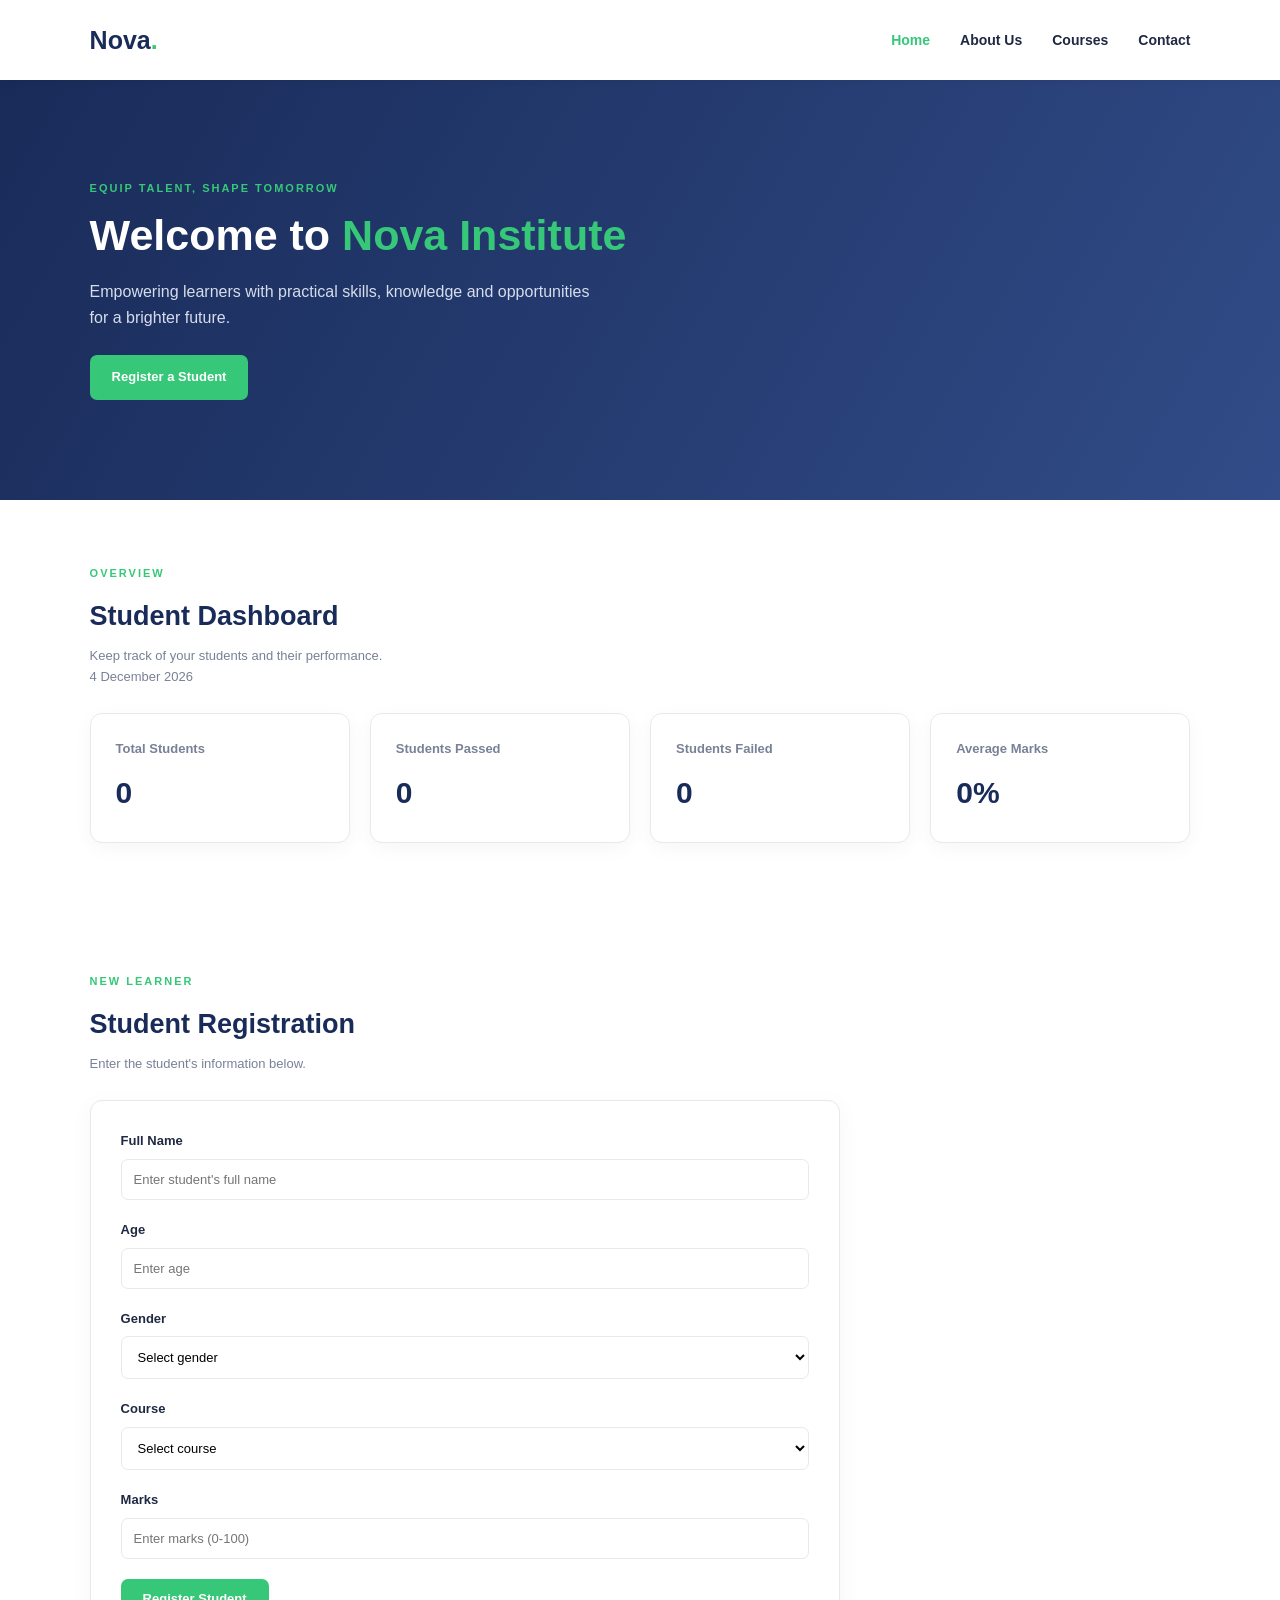
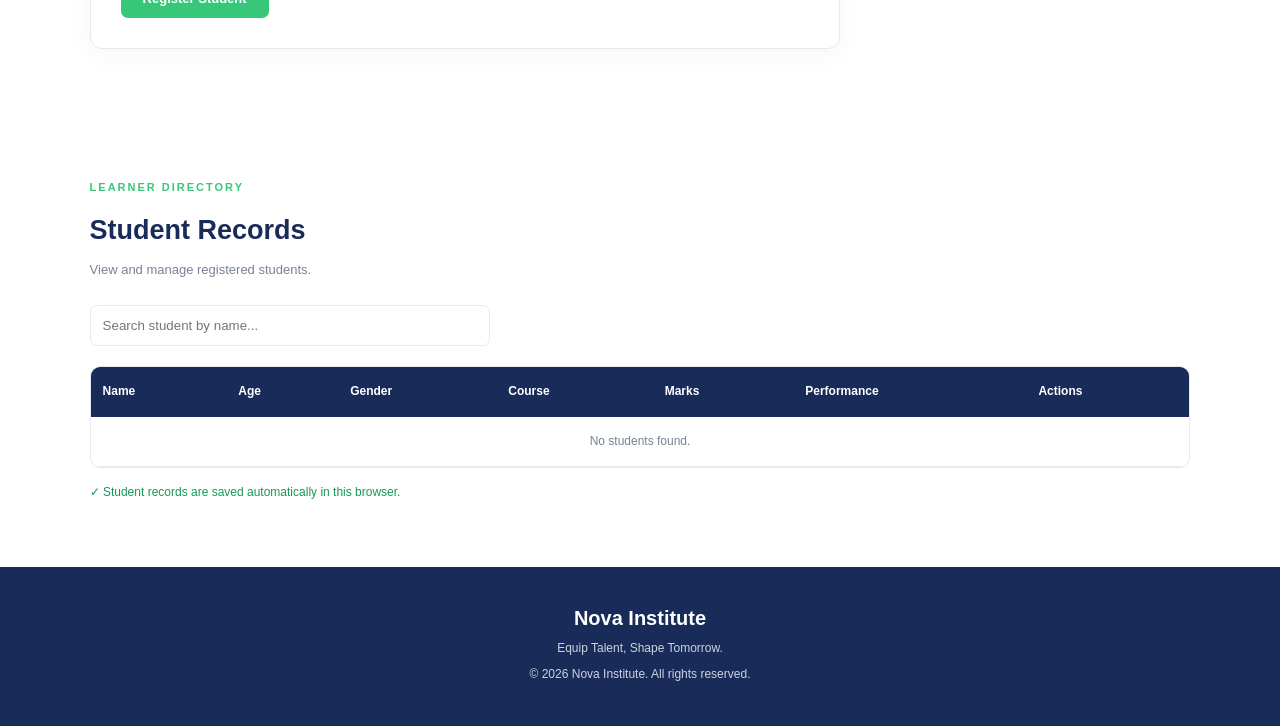
<file: index.html>
<!DOCTYPE html>
<html lang="en">
<head>
    <meta charset="UTF-8">
    <meta name="viewport" content="width=device-width, initial-scale=1.0">
    <title>Nova Institute | Dashboard</title>
    <link rel="stylesheet" href="css/style.css">
    
</head>

<body>

    <!-- HEADER AND NAVIGATION -->
    <header>
        <div class="logo">
            <h2>Nova<span>.</span></h2>
        </div>

        <button class="menu-toggle" id="menu-toggle">☰</button>

        <nav id="nav-menu">
            <a href="index.html" class="active">Home</a>
            <a href="about.html">About Us</a>
            <a href="courses.html">Courses</a>
            <a href="contact.html">Contact</a>
        </nav>
    </header>

    <!-- HERO SECTION -->
    <section class="hero">
        <div class="hero-content">
            <p class="tagline">EQUIP TALENT, SHAPE TOMORROW</p>
            <h1>Welcome to <span>Nova Institute</span></h1>
            <p>
                Empowering learners with practical skills,
                knowledge and opportunities for a brighter future.
            </p>
            <a href="#registration" class="btn">Register a Student</a>
        </div>
    </section>

    <main>

        <!-- DASHBOARD STATISTICS -->
        <section class="section">
            <div class="section-heading">
                <div>
                    <p class="subtitle">OVERVIEW</p>
                    <h2>Student Dashboard</h2>
                    <p>Keep track of your students and their performance.</p>
                </div>
                <p id="today-date"></p>
            </div>

            <div class="stats-container">

                <div class="stat-card">
                    <h3>Total Students</h3>
                    <p id="total-students">0</p>
                </div>

                <div class="stat-card">
                    <h3>Students Passed</h3>
                    <p id="passed-students">0</p>
                </div>

                <div class="stat-card">
                    <h3>Students Failed</h3>
                    <p id="failed-students">0</p>
                </div>

                <div class="stat-card">
                    <h3>Average Marks</h3>
                    <p id="average-marks">0%</p>
                </div>

            </div>
        </section>

        <!-- STUDENT REGISTRATION -->
        <section class="section" id="registration">

            <div class="section-heading">
                <div>
                    <p class="subtitle">NEW LEARNER</p>
                    <h2>Student Registration</h2>
                    <p>Enter the student's information below.</p>
                </div>
            </div>

            <form id="student-form">

                <div class="form-group">
                    <label for="student-name">Full Name</label>
                    <input
                        type="text"
                        id="student-name"
                        placeholder="Enter student's full name"
                    >
                </div>

                <div class="form-group">
                    <label for="student-age">Age</label>
                    <input
                        type="number"
                        id="student-age"
                        placeholder="Enter age"
                    >
                </div>

                <div class="form-group">
                    <label for="student-gender">Gender</label>
                    <select id="student-gender">
                        <option value="">Select gender</option>
                        <option value="Female">Female</option>
                        <option value="Male">Male</option>
                        <option value="Prefer not to say">Prefer not to say</option>
                    </select>
                </div>

                <div class="form-group">
                    <label for="student-course">Course</label>
                    <select id="student-course">
                        <option value="">Select course</option>
                        <option value="Software Development">Software Development</option>
                        <option value="Web Design">Web Design</option>
                        <option value="Data Analysis">Data Analysis</option>
                        <option value="Cyber Security">Cyber Security</option>
                        <option value="Networking">Networking</option>
                        <option value="Graphic Design">Graphic Design</option>
                    </select>
                </div>

                <div class="form-group">
                    <label for="student-marks">Marks</label>
                    <input
                        type="number"
                        id="student-marks"
                        placeholder="Enter marks (0-100)"
                    >
                </div>

                <p id="form-message"></p>

                <button type="submit" class="btn">
                    Register Student
                </button>

            </form>
        </section>

        <!-- STUDENT RECORDS -->
        <section class="section">

            <div class="section-heading">
                <div>
                    <p class="subtitle">LEARNER DIRECTORY</p>
                    <h2>Student Records</h2>
                    <p>View and manage registered students.</p>
                </div>
            </div>

            <div class="search-container">
                <input
                    type="text"
                    id="search-input"
                    placeholder="Search student by name..."
                >
            </div>

            <div class="table-container">
                <table>

                    <thead>
                        <tr>
                            <th>Name</th>
                            <th>Age</th>
                            <th>Gender</th>
                            <th>Course</th>
                            <th>Marks</th>
                            <th>Performance</th>
                            <th>Actions</th>
                        </tr>
                    </thead>

                    <tbody id="student-table">
                        <!-- JavaScript will display students here -->
                    </tbody>

                </table>
            </div>

            <div class="storage-message">
                <p>✓ Student records are saved automatically in this browser.</p>
            </div>

        </section>

    </main>

    <!-- FOOTER -->
    <footer>
        <h2>Nova Institute</h2>
        <p>Equip Talent, Shape Tomorrow.</p>
        <p>&copy; 2026 Nova Institute. All rights reserved.</p>
    </footer>
<script src="js/script.js"></script>
</body>
</html>
</file>
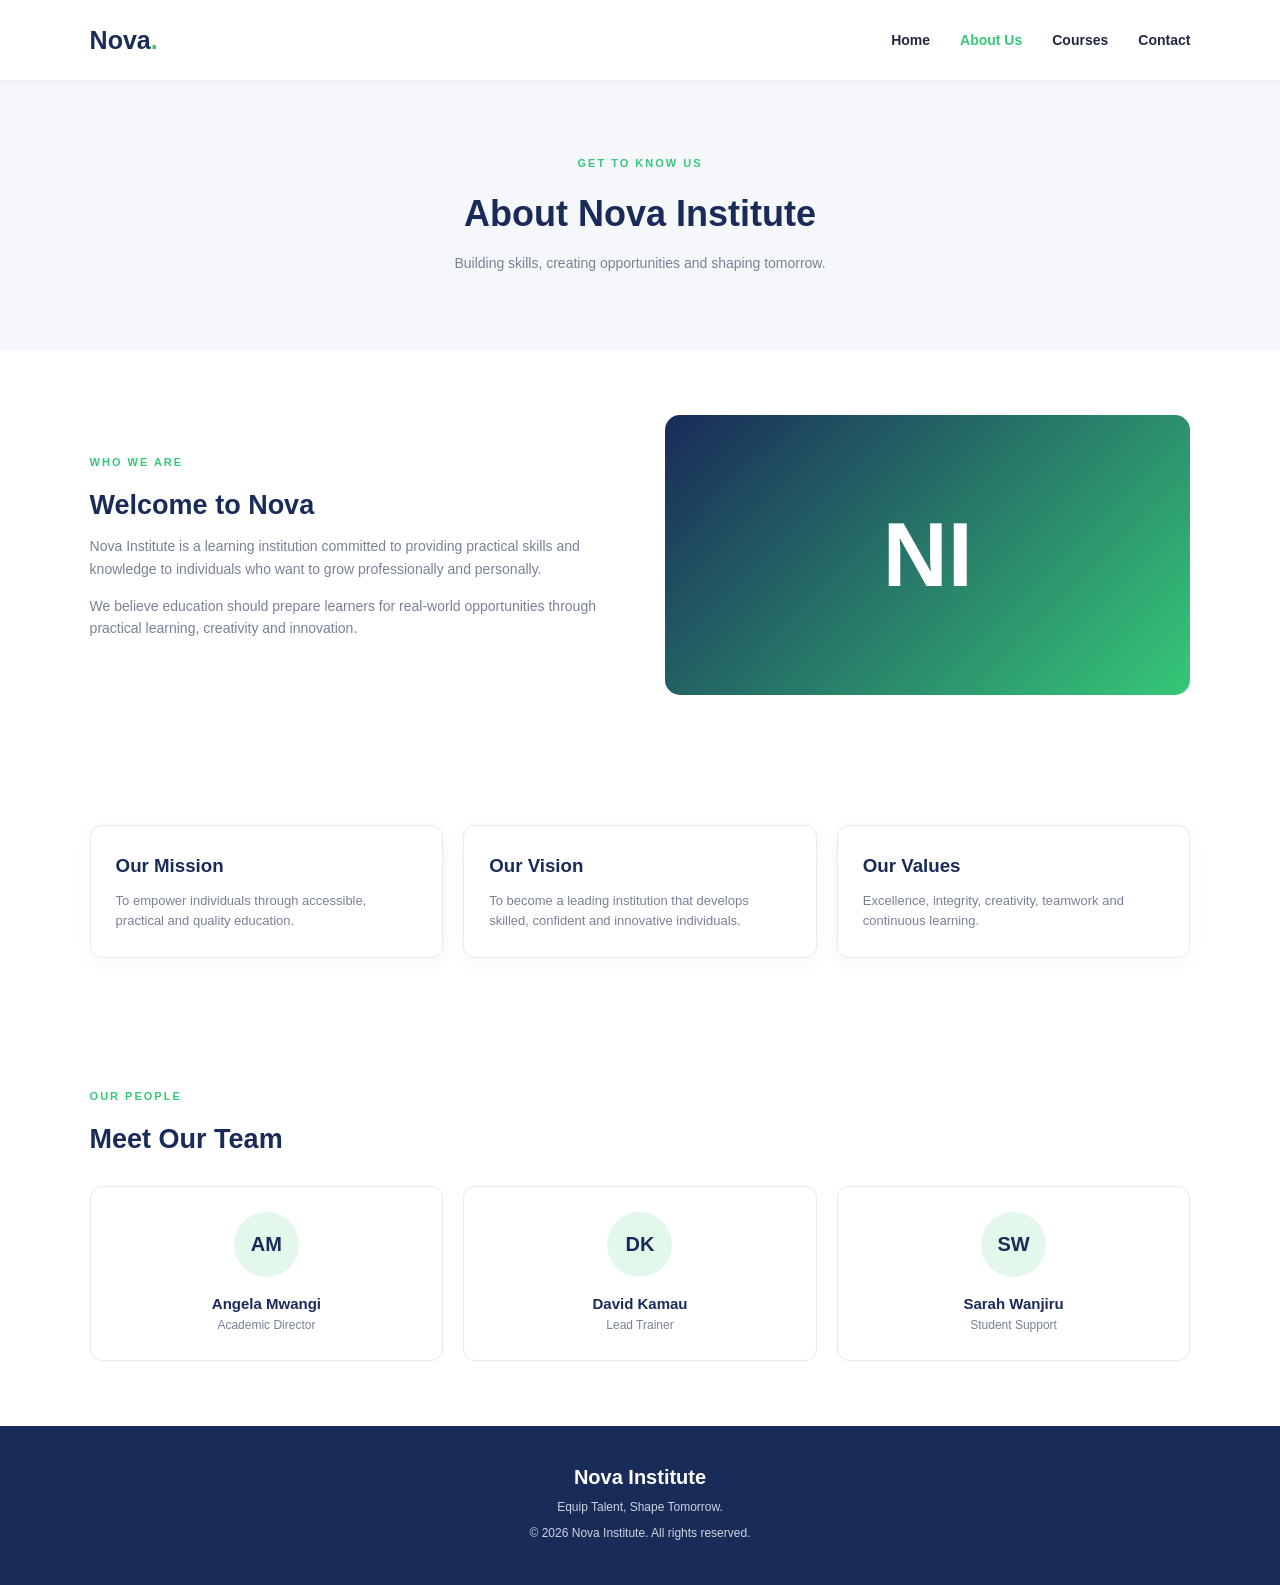
<file: about.html>
<!DOCTYPE html>
<html lang="en">
<head>
    <meta charset="UTF-8">
    <meta name="viewport" content="width=device-width, initial-scale=1.0">
    <title>About Us | Nova Institute</title>
    <link rel="stylesheet" href="css/style.css">

</head>

<body>

    <header>
        <div class="logo">
            <h2>Nova<span>.</span></h2>
        </div>

        <button class="menu-toggle" id="menu-toggle">☰</button>

        <nav id="nav-menu">
            <a href="index.html">Home</a>
            <a href="about.html" class="active">About Us</a>
            <a href="courses.html">Courses</a>
            <a href="contact.html">Contact</a>
        </nav>
    </header>

    <section class="page-banner">
        <p class="subtitle">GET TO KNOW US</p>
        <h1>About Nova Institute</h1>
        <p>Building skills, creating opportunities and shaping tomorrow.</p>
    </section>

    <main>

        <section class="section about-section">
            <div>
                <p class="subtitle">WHO WE ARE</p>
                <h2>Welcome to Nova</h2>

                <p>
                    Nova Institute is a learning institution
                    committed to providing practical skills and
                    knowledge to individuals who want to grow
                    professionally and personally.
                </p>

                <p>
                    We believe education should prepare learners
                    for real-world opportunities through practical
                    learning, creativity and innovation.
                </p>
            </div>

            <div class="about-image">
                <span>NI</span>
            </div>
        </section>

        <section class="section">
            <div class="info-container">

                <div class="info-card">
                    <h3>Our Mission</h3>
                    <p>
                        To empower individuals through accessible,
                        practical and quality education.
                    </p>
                </div>

                <div class="info-card">
                    <h3>Our Vision</h3>
                    <p>
                        To become a leading institution that
                        develops skilled, confident and innovative
                        individuals.
                    </p>
                </div>

                <div class="info-card">
                    <h3>Our Values</h3>
                    <p>
                        Excellence, integrity, creativity,
                        teamwork and continuous learning.
                    </p>
                </div>

            </div>
        </section>

        <section class="section">
            <div class="section-heading">
                <p class="subtitle">OUR PEOPLE</p>
                <h2>Meet Our Team</h2>
            </div>

            <div class="team-container">

                <div class="team-card">
                    <div class="team-avatar">AM</div>
                    <h3>Angela Mwangi</h3>
                    <p>Academic Director</p>
                </div>

                <div class="team-card">
                    <div class="team-avatar">DK</div>
                    <h3>David Kamau</h3>
                    <p>Lead Trainer</p>
                </div>

                <div class="team-card">
                    <div class="team-avatar">SW</div>
                    <h3>Sarah Wanjiru</h3>
                    <p>Student Support</p>
                </div>

            </div>
        </section>

    </main>
    <footer>
        <h2>Nova Institute</h2>
        <p>Equip Talent, Shape Tomorrow.</p>
        <p>&copy; 2026 Nova Institute. All rights reserved.</p>
    </footer>
<script src="js/script.js"></script>
</body>
</html>
</file>
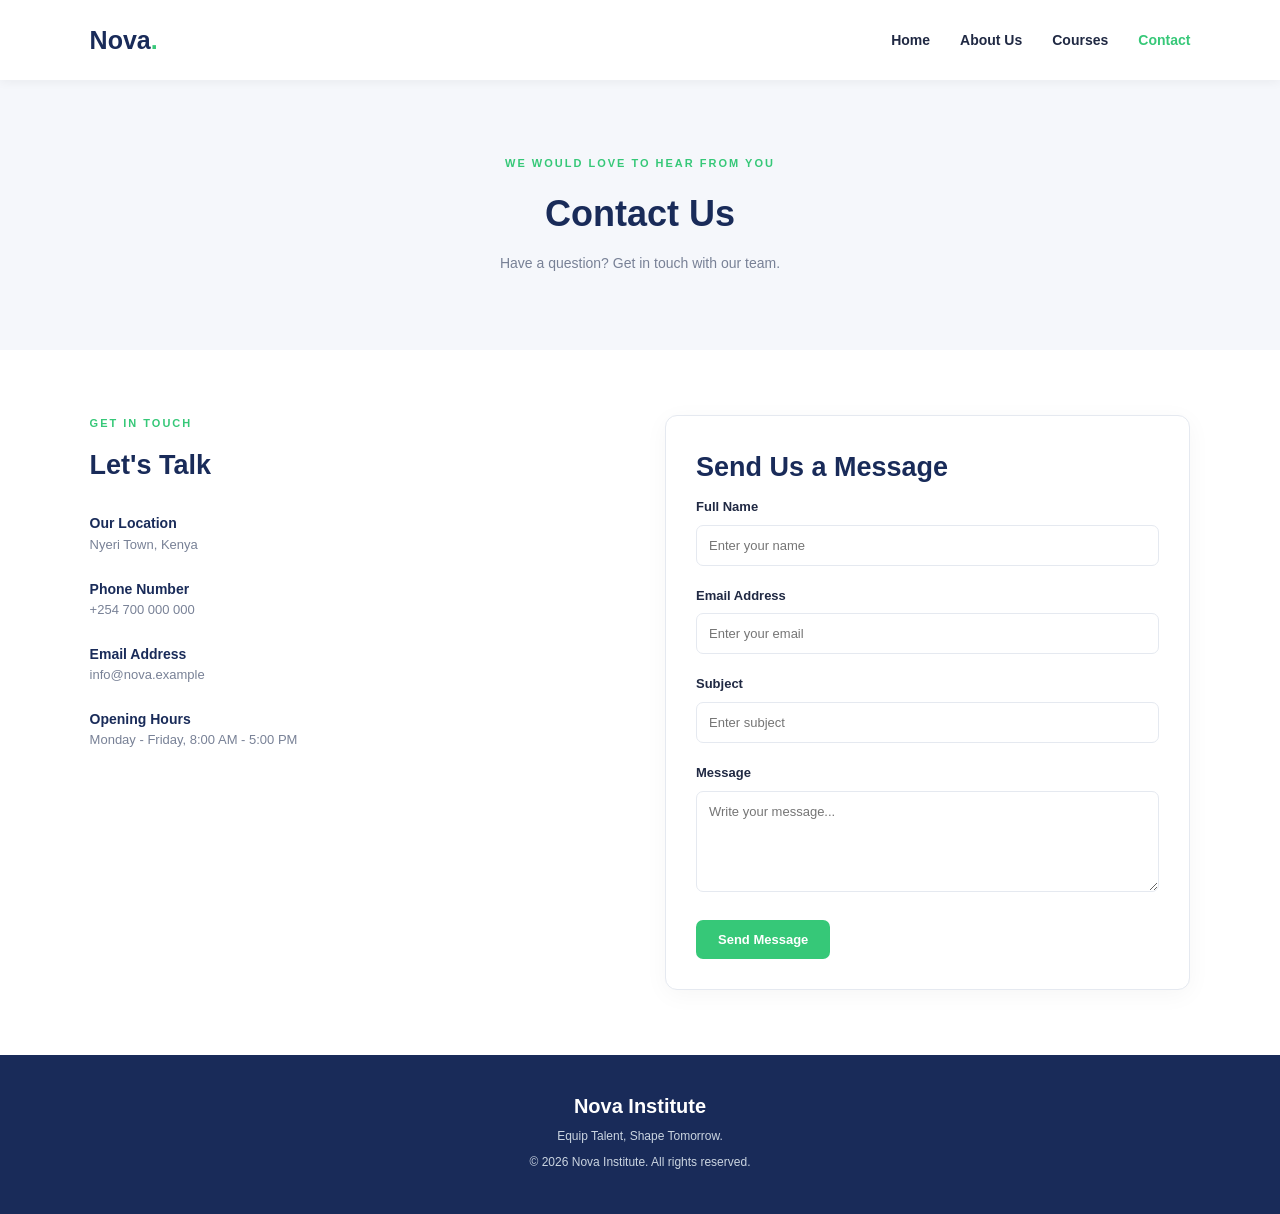
<file: contact.html>
<!DOCTYPE html>
<html lang="en">
<head>
    <meta charset="UTF-8">
    <meta name="viewport" content="width=device-width, initial-scale=1.0">
    <title>Contact Us | Nova Institute</title>
    <link rel="stylesheet" href="css/style.css">

</head>

<body>

    <header>
        <div class="logo">
            <h2>Nova<span>.</span></h2>
        </div>

        <button class="menu-toggle" id="menu-toggle">☰</button>

        <nav id="nav-menu">
            <a href="index.html">Home</a>
            <a href="about.html">About Us</a>
            <a href="courses.html">Courses</a>
            <a href="contact.html" class="active">Contact</a>
        </nav>
    </header>

    <section class="page-banner">
        <p class="subtitle">WE WOULD LOVE TO HEAR FROM YOU</p>
        <h1>Contact Us</h1>
        <p>Have a question? Get in touch with our team.</p>
    </section>

    <main>

        <section class="section contact-section">

            <div class="contact-details">
                <p class="subtitle">GET IN TOUCH</p>
                <h2>Let's Talk</h2>

                <div class="contact-item">
                    <h3>Our Location</h3>
                    <p>Nyeri Town, Kenya</p>
                </div>

                <div class="contact-item">
                    <h3>Phone Number</h3>
                    <p>+254 700 000 000</p>
                </div>

                <div class="contact-item">
                    <h3>Email Address</h3>
                    <p>info@nova.example</p>
                </div>

                <div class="contact-item">
                    <h3>Opening Hours</h3>
                    <p>Monday - Friday, 8:00 AM - 5:00 PM</p>
                </div>
            </div>

            <form id="contact-form">

                <h2>Send Us a Message</h2>

                <div class="form-group">
                    <label for="contact-name">Full Name</label>
                    <input
                        type="text"
                        id="contact-name"
                        placeholder="Enter your name"
                    >
                </div>

                <div class="form-group">
                    <label for="contact-email">Email Address</label>
                    <input
                        type="email"
                        id="contact-email"
                        placeholder="Enter your email"
                    >
                </div>

                <div class="form-group">
                    <label for="contact-subject">Subject</label>
                    <input
                        type="text"
                        id="contact-subject"
                        placeholder="Enter subject"
                    >
                </div>

                <div class="form-group">
                    <label for="contact-message">Message</label>
                    <textarea
                        id="contact-message"
                        rows="5"
                        placeholder="Write your message..."
                    ></textarea>
                </div>

                <p id="contact-feedback"></p>

                <button type="submit" class="btn">
                    Send Message
                </button>

            </form>

        </section>

    </main>

    <footer>
        <h2>Nova Institute</h2>
        <p>Equip Talent, Shape Tomorrow.</p>
        <p>&copy; 2026 Nova Institute. All rights reserved.</p>
    </footer>
  <script src="js/script.js"></script>
</body>
</html>
</file>
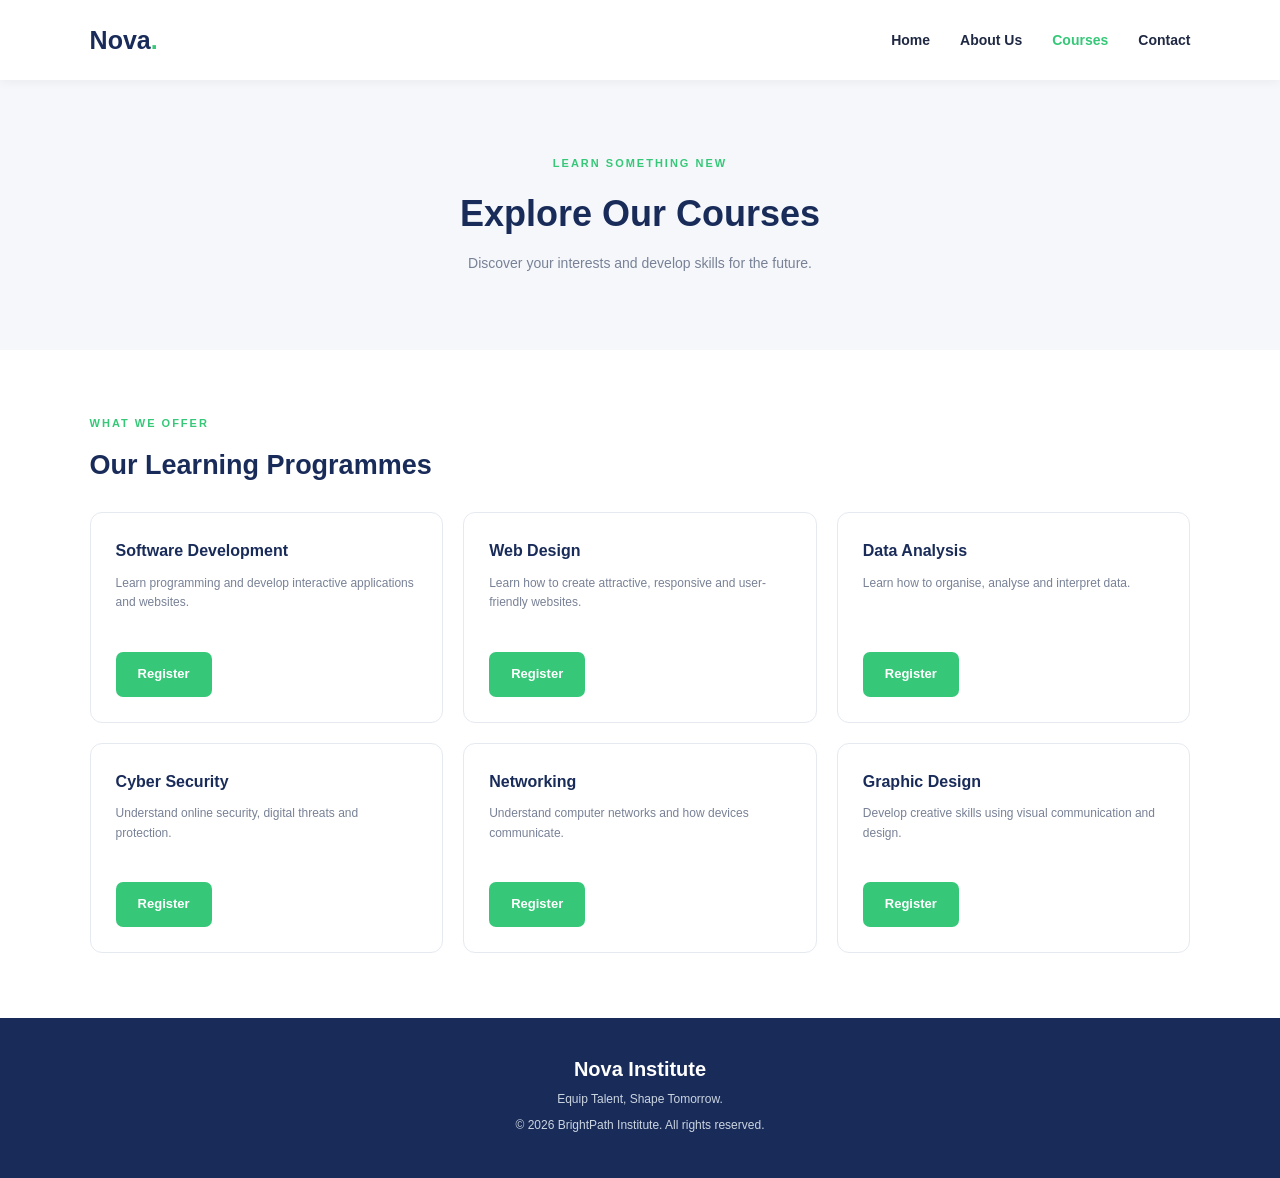
<file: courses.html>
<!DOCTYPE html>
<html lang="en">
<head>
    <meta charset="UTF-8">
    <meta name="viewport" content="width=device-width, initial-scale=1.0">
    <title>Courses | Nova Institute</title>
    <link rel="stylesheet" href="css/style.css">
    
</head>

<body>

    <header>
        <div class="logo">
            <h2>Nova<span>.</span></h2>
        </div>

        <button class="menu-toggle" id="menu-toggle">☰</button>

        <nav id="nav-menu">
            <a href="index.html">Home</a>
            <a href="about.html">About Us</a>
            <a href="courses.html" class="active">Courses</a>
            <a href="contact.html">Contact</a>
        </nav>
    </header>

    <section class="page-banner">
        <p class="subtitle">LEARN SOMETHING NEW</p>
        <h1>Explore Our Courses</h1>
        <p>Discover your interests and develop skills for the future.</p>
    </section>

    <main>

        <section class="section">

            <div class="section-heading">
                <p class="subtitle">WHAT WE OFFER</p>
                <h2>Our Learning Programmes</h2>
            </div>

            <div class="courses-container">

                <div class="course-card">
                    <h3>Software Development</h3>
                    <p>
                        Learn programming and develop
                        interactive applications and websites.
                    </p>
                    <a href="index.html#registration" class="btn">Register</a>
                </div>

                <div class="course-card">
                    <h3>Web Design</h3>
                    <p>
                        Learn how to create attractive,
                        responsive and user-friendly websites.
                    </p>
                    <a href="index.html#registration" class="btn">Register</a>
                </div>

                <div class="course-card">
                    <h3>Data Analysis</h3>
                    <p>
                        Learn how to organise, analyse
                        and interpret data.
                    </p>
                    <a href="index.html#registration" class="btn">Register</a>
                </div>

                <div class="course-card">
                    <h3>Cyber Security</h3>
                    <p>
                        Understand online security,
                        digital threats and protection.
                    </p>
                    <a href="index.html#registration" class="btn">Register</a>
                </div>

                <div class="course-card">
                    <h3>Networking</h3>
                    <p>
                        Understand computer networks
                        and how devices communicate.
                    </p>
                    <a href="index.html#registration" class="btn">Register</a>
                </div>

                <div class="course-card">

                    <h3>Graphic Design</h3>
                    <p>
                        Develop creative skills using
                        visual communication and design.
                    </p>
                    <a href="index.html#registration" class="btn">Register</a>
                </div>

            </div>

        </section>

    </main>

    <footer>
        <h2>Nova Institute</h2>
        <p>Equip Talent, Shape Tomorrow.</p>
        <p>&copy; 2026 BrightPath Institute. All rights reserved.</p>
    </footer>
<script src="js/script.js"></script>
</body>
</html>
</file>
<file: css/style.css>
/* =========================
   1. GENERAL STYLING
========================= */

:root {
    --primary: #192b59;
    --secondary: #36c878;
    --light: #f5f7fb;
    --dark: #202943;
    --grey: #788196;
    --white: #ffffff;
    --border: #e5e9f0;
}

* {
    margin: 0;
    padding: 0;
    box-sizing: border-box;
}

html {
    scroll-behavior: smooth;
}

body {
    font-family: Arial, sans-serif;
    background: var(--white);
    color: var(--dark);
    line-height: 1.6;
}

a {
    text-decoration: none;
}

button,
input,
select,
textarea {
    font-family: inherit;
}


/* =========================
   2. HEADER AND NAVIGATION
========================= */

header {
    display: flex;
    justify-content: space-between;
    align-items: center;
    padding: 20px 7%;
    background: var(--white);
    box-shadow: 0 2px 10px rgba(0, 0, 0, 0.05);
    position: relative;
}

.logo h2 {
    color: var(--primary);
    font-size: 25px;
}

.logo span {
    color: var(--secondary);
}

nav {
    display: flex;
    gap: 30px;
}

nav a {
    color: var(--dark);
    font-weight: bold;
    font-size: 14px;
    transition: 0.3s;
}

nav a:hover,
nav a.active {
    color: var(--secondary);
}

.menu-toggle {
    display: none;
    border: none;
    background: var(--light);
    color: var(--primary);
    font-size: 25px;
    padding: 5px 10px;
    cursor: pointer;
}


/* =========================
   3. HERO SECTION
========================= */

.hero {
    background: linear-gradient(
        120deg,
        #192b59,
        #314c88
    );
    color: var(--white);
    padding: 100px 7%;
    min-height: 380px;
    display: flex;
    align-items: center;
}

.hero-content {
    max-width: 650px;
}

.tagline,
.subtitle {
    color: var(--secondary);
    font-size: 11px;
    font-weight: bold;
    letter-spacing: 2px;
    margin-bottom: 12px;
}

.hero h1 {
    font-size: 43px;
    line-height: 1.2;
    margin-bottom: 18px;
}

.hero h1 span {
    color: var(--secondary);
}

.hero-content > p:not(.tagline) {
    color: #d6ddec;
    max-width: 500px;
    margin-bottom: 25px;
}


/* =========================
   4. BUTTONS
========================= */

.btn {
    display: inline-block;
    background: var(--secondary);
    color: var(--white);
    padding: 12px 22px;
    border: none;
    border-radius: 7px;
    font-weight: bold;
    font-size: 13px;
    cursor: pointer;
    transition: 0.3s;
}

.btn:hover {
    background: #249b5b;
    transform: translateY(-2px);
    box-shadow: 0 5px 15px rgba(0, 0, 0, 0.15);
}


/* =========================
   5. GENERAL SECTIONS
========================= */

.section {
    padding: 65px 7%;
}

.section-heading {
    margin-bottom: 25px;
}

.section-heading h2,
.section h2 {
    color: var(--primary);
    font-size: 27px;
    margin-bottom: 8px;
}

.section-heading p:not(.subtitle) {
    color: var(--grey);
    font-size: 13px;
}


/* =========================
   6. DASHBOARD STATISTICS
========================= */

.stats-container {
    display: grid;
    grid-template-columns: repeat(4, 1fr);
    gap: 20px;
}

.stat-card {
    background: var(--white);
    border: 1px solid var(--border);
    border-radius: 12px;
    padding: 25px;
    box-shadow: 0 5px 20px rgba(0, 0, 0, 0.04);
    transition: 0.3s;
}

.stat-card:hover {
    transform: translateY(-5px);
}

.stat-card h3 {
    color: var(--grey);
    font-size: 13px;
    margin-bottom: 10px;
}

.stat-card p {
    font-size: 30px;
    font-weight: bold;
    color: var(--primary);
}


/* =========================
   7. REGISTRATION FORM
========================= */

#student-form,
#contact-form {
    background: var(--white);
    padding: 30px;
    border: 1px solid var(--border);
    border-radius: 12px;
    box-shadow: 0 5px 25px rgba(0, 0, 0, 0.04);
    max-width: 750px;
}

.form-group {
    margin-bottom: 20px;
}

.form-group label {
    display: block;
    font-size: 13px;
    font-weight: bold;
    margin-bottom: 7px;
    color: var(--dark);
}

.form-group input,
.form-group select,
.form-group textarea {
    width: 100%;
    padding: 12px;
    border: 1px solid var(--border);
    border-radius: 7px;
    font-size: 13px;
    outline: none;
    background: var(--white);
}

.form-group input:focus,
.form-group select:focus,
.form-group textarea:focus {
    border-color: var(--secondary);
    box-shadow: 0 0 0 3px rgba(54, 200, 120, 0.12);
}

.form-group textarea {
    resize: vertical;
}

#form-message,
#contact-feedback {
    font-size: 13px;
    margin-bottom: 12px;
}

.error {
    color: #d83232;
}

.success {
    color: #159957;
}


/* =========================
   8. SEARCH AND TABLE
========================= */

.search-container {
    margin-bottom: 20px;
}

.search-container input {
    width: 100%;
    max-width: 400px;
    padding: 12px;
    border: 1px solid var(--border);
    border-radius: 7px;
    outline: none;
}

.search-container input:focus {
    border-color: var(--secondary);
}

.table-container {
    overflow-x: auto;
    border: 1px solid var(--border);
    border-radius: 10px;
}

table {
    width: 100%;
    min-width: 750px;
    border-collapse: collapse;
}

thead {
    background: var(--primary);
    color: var(--white);
}

th,
td {
    padding: 15px 12px;
    text-align: left;
    font-size: 12px;
}

tbody tr {
    border-bottom: 1px solid var(--border);
    transition: 0.2s;
}

tbody tr:hover {
    background: #f2f8f4;
}

.performance {
    padding: 5px 9px;
    border-radius: 20px;
    font-size: 10px;
    font-weight: bold;
}

.excellent,
.very-good {
    background: #e3f8eb;
    color: #16864c;
}

.good {
    background: #e8f1ff;
    color: #3675b8;
}

.average {
    background: #fff2d9;
    color: #a97816;
}

.failed {
    background: #ffe6e6;
    color: #c52f2f;
}

.action-btn {
    border: 1px solid var(--border);
    background: white;
    padding: 6px 9px;
    border-radius: 5px;
    cursor: pointer;
    margin: 2px;
    font-size: 10px;
}

.action-btn:hover {
    border-color: var(--secondary);
    color: var(--secondary);
}

.delete-btn:hover {
    border-color: #d83232;
    color: #d83232;
}

.empty-state {
    text-align: center;
    color: var(--grey);
}

.storage-message {
    color: #159957;
    font-size: 12px;
    margin-top: 15px;
}


/* =========================
   9. ABOUT PAGE
========================= */

.page-banner {
    text-align: center;
    background: var(--light);
    padding: 75px 7%;

}

.page-banner h1 {
    font-size: 36px;
    color: var(--primary);
    margin-bottom: 10px;
}

.page-banner p:last-child {
    color: var(--grey);
    font-size: 14px;
}

.about-section {
    display: grid;
    grid-template-columns: 1fr 1fr;
    gap: 50px;
    align-items: center;
}

.about-section p:not(.subtitle) {
    color: var(--grey);
    font-size: 14px;
    margin-bottom: 15px;
}

.about-image {
    min-height: 280px;
    background: linear-gradient(135deg, #192b59, #36c878);
    border-radius: 15px;
    display: grid;
    place-items: center;
}

.about-image span {
    color: white;
    font-size: 90px;
    font-weight: bold;
}

.info-container {
    display: grid;
    grid-template-columns: repeat(3, 1fr);
    gap: 20px;
}

.info-card {
    padding: 25px;
    border: 1px solid var(--border);
    border-radius: 12px;
    box-shadow: 0 5px 20px rgba(0, 0, 0, 0.04);
}

.info-card h3 {
    color: var(--primary);
    margin-bottom: 10px;
}

.info-card p {
    font-size: 13px;
    color: var(--grey);
}

.team-container {
    display: grid;
    grid-template-columns: repeat(3, 1fr);
    gap: 20px;
}

.team-card {
    text-align: center;
    padding: 25px;
    border: 1px solid var(--border);
    border-radius: 12px;
}

.team-avatar {
    width: 65px;
    height: 65px;
    background: #e3f8eb;
    color: var(--primary);
    border-radius: 50%;
    display: grid;
    place-items: center;
    margin: 0 auto 15px;
    font-weight: bold;
    font-size: 20px;
}

.team-card h3 {
    color: var(--primary);
    font-size: 15px;
}

.team-card p {
    color: var(--grey);
    font-size: 12px;
}


/* =========================
   10. COURSES PAGE
========================= */

.courses-container {
    display: grid;
    grid-template-columns: repeat(3, 1fr);
    gap: 20px;
}

.course-card {
    border: 1px solid var(--border);
    border-radius: 12px;
    padding: 25px;
    transition: 0.3s;
}

.course-card:hover {
    transform: translateY(-5px);
    box-shadow: 0 10px 25px rgba(0, 0, 0, 0.08);
}

.course-icon {
    width: 50px;
    height: 50px;
    display: grid;
    place-items: center;
    background: #e3f8eb;
    color: var(--primary);
    border-radius: 10px;
    font-size: 23px;
    margin-bottom: 15px;
}

.course-card h3 {
    color: var(--primary);
    font-size: 16px;
    margin-bottom: 10px;
}

.course-card p {
    color: var(--grey);
    font-size: 12px;
    min-height: 60px;
    margin-bottom: 18px;
}


/* =========================
   11. CONTACT PAGE
========================= */

.contact-section {
    display: grid;
    grid-template-columns: 1fr 1fr;
    gap: 50px;
    align-items: start;
}

.contact-details h2 {
    margin-bottom: 25px;
}

.contact-item {
    margin-bottom: 22px;
}

.contact-item h3 {
    font-size: 14px;
    color: var(--primary);
}

.contact-item p {
    font-size: 13px;
    color: var(--grey);
}


/* =========================
   12. FOOTER
========================= */

footer {
    background: var(--primary);
    color: var(--white);
    text-align: center;
    padding: 35px 7%;
}

footer h2 {
    font-size: 20px;
    margin-bottom: 5px;
}

footer p {
    color: #cbd5e1;
    font-size: 12px;
    margin-bottom: 7px;
}


/* =========================
   13. RESPONSIVE DESIGN
========================= */

@media (max-width: 900px) {

    .stats-container {
        grid-template-columns: repeat(2, 1fr);
    }

    .courses-container {
        grid-template-columns: repeat(2, 1fr);
    }

    .about-section,
    .contact-section {
        grid-template-columns: 1fr;
    }
}

@media (max-width: 600px) {

    header {
        padding: 15px 5%;
    }

    .menu-toggle {
        display: block;
    }

    nav {
        display: none;
        position: absolute;
        top: 65px;
        left: 0;
        width: 100%;
        background: white;
        flex-direction: column;
        padding: 20px 5%;
        gap: 18px;
        box-shadow: 0 8px 15px rgba(0, 0, 0, 0.08);
    }

    nav.open {
        display: flex;
    }

    .hero {
        padding: 70px 6%;
    }

    .hero h1 {
        font-size: 32px;
    }

    .section {
        padding: 45px 5%;
    }

    .stats-container {
        grid-template-columns: 1fr 1fr;
        gap: 10px;
    }

    .stat-card {
        padding: 17px;
    }

    .stat-card p {
        font-size: 24px;
    }

    .courses-container,
    .info-container,
    .team-container {
        grid-template-columns: 1fr;
    }

    .page-banner {
        padding: 55px 5%;
    }

    .page-banner h1 {
        font-size: 28px;
    }

    #student-form,
    #contact-form {
        padding: 20px;
    }
}
</file>
